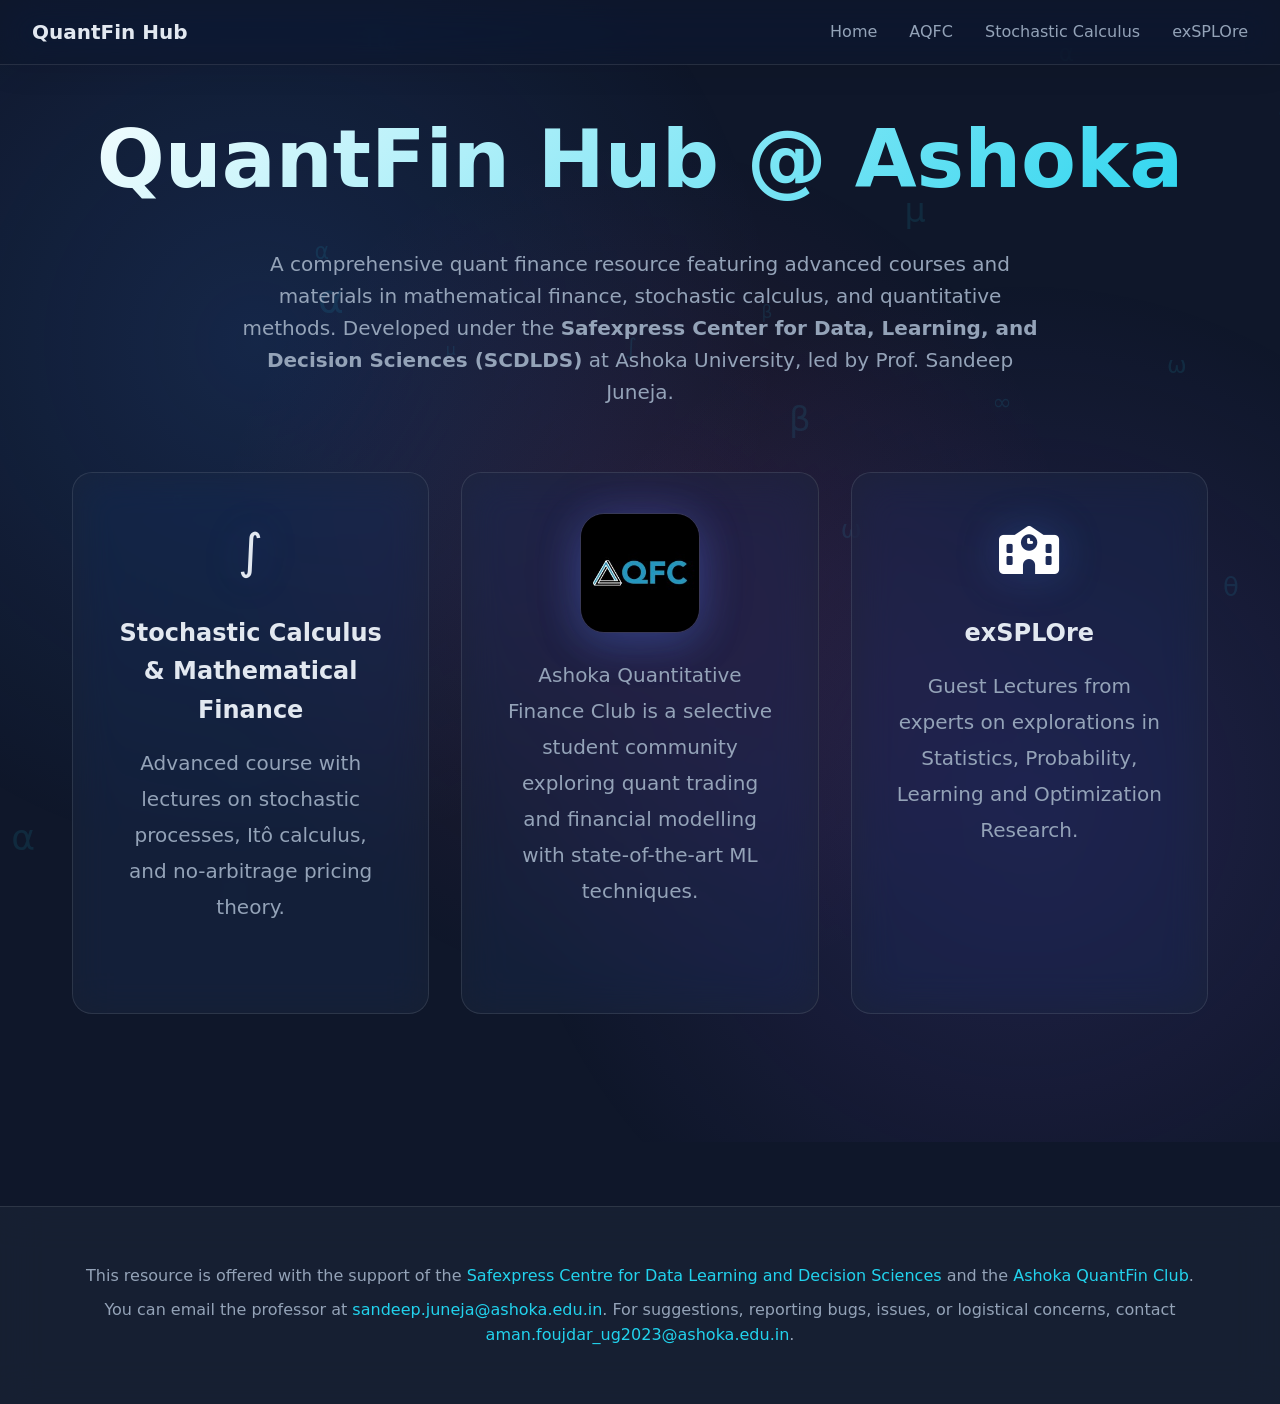
<file: index.html>
<!DOCTYPE html>
<html lang="en">
<head>
    <meta charset="UTF-8">
    <meta name="viewport" content="width=device-width, initial-scale=1.0">
    <title>QuantFin Hub</title>
    <link rel="icon" type="image/jpeg" href="images/aqfc_logo.png">
    <link rel="stylesheet" href="css/style.css">
    <link rel="stylesheet" href="https://cdnjs.cloudflare.com/ajax/libs/font-awesome/6.5.1/css/all.min.css"
        integrity="sha512-DTOQO9RWCH3ppGqcWaEA1BIZOC6xxalwEsw9c2QQeAIftl+Vegovlnee1c9QX4TctnWMn13TZye+giMm8e2LwA=="
        crossorigin="anonymous" referrerpolicy="no-referrer"/>
</head>
<body>
    <nav>
        <div class="nav-content">
            <a class="logo" href="index.html">QuantFin Hub</a>
            <button class="nav-toggle" aria-label="Toggle navigation" aria-expanded="false" aria-controls="primary-nav">
                <i class="fa-solid fa-bars"></i>
            </button>
            <ul class="nav-links" id="primary-nav">
                <li><a href="index.html">Home</a></li>
                <li><a href="aqfc.html">AQFC</a></li>
                <li><a href="stochastic.html">Stochastic Calculus</a></li>
                <li><a href="explore.html">exSPLOre</a></li>
            </ul>
        </div>
    </nav>

    <div class="hero">
        <div class="hero-content">
            <h1>QuantFin Hub @ Ashoka</h1>
            <p>
                A comprehensive quant finance resource featuring advanced courses and materials in mathematical finance,
                stochastic calculus, and quantitative methods. Developed under the
                <b>Safexpress Center for Data, Learning, and Decision Sciences (SCDLDS)</b> at Ashoka University,
                led by Prof. Sandeep Juneja.
            </p>

            <div class="card-grid">

                <a class="card" href="stochastic.html">
                    <span class="card-icon">∫</span>
                    <h3>Stochastic Calculus & Mathematical Finance</h3>
                    <p>Advanced course with lectures on stochastic processes, Itô calculus, and no-arbitrage pricing theory.</p>
                </a>

                <a class="card" href="aqfc.html">
                    <img src="images/aqfc_logo.png" alt="AQFC Logo" class="aqfc-logo">
                    <p>Ashoka Quantitative Finance Club is a selective student community exploring quant trading and financial modelling with state-of-the-art ML techniques.</p>
                </a>

                <a class="card" href="explore.html">
                    <span class="card-icon"><i class="fa-solid fa-school" style="color:#ffffff;"></i></span>
                    <h3>exSPLOre</h3>
                    <p>Guest Lectures from experts on explorations in Statistics, Probability, Learning and Optimization Research.</p>
                </a>
            </div>
        </div>
    </div>

    <footer>
        <p>This resource is offered with the support of the <a href="https://www.ashoka.edu.in/page/centre-for-data-learning-and-decision-sciences-cdlds/">Safexpress Centre for Data Learning and Decision Sciences</a> and the <a href="aqfc.html">Ashoka QuantFin Club</a>.</p>
        <p>You can email the professor at <a href="mailto:sandeep.juneja@ashoka.edu.in">sandeep.juneja@ashoka.edu.in</a>. For suggestions, reporting bugs, issues, or logistical concerns, contact <a href="mailto:aman.foujdar_ug2023@ashoka.edu.in">aman.foujdar_ug2023@ashoka.edu.in</a>.</p>
    </footer>

    <script src="js/nav.js"></script>
</body>
</html>
</file>
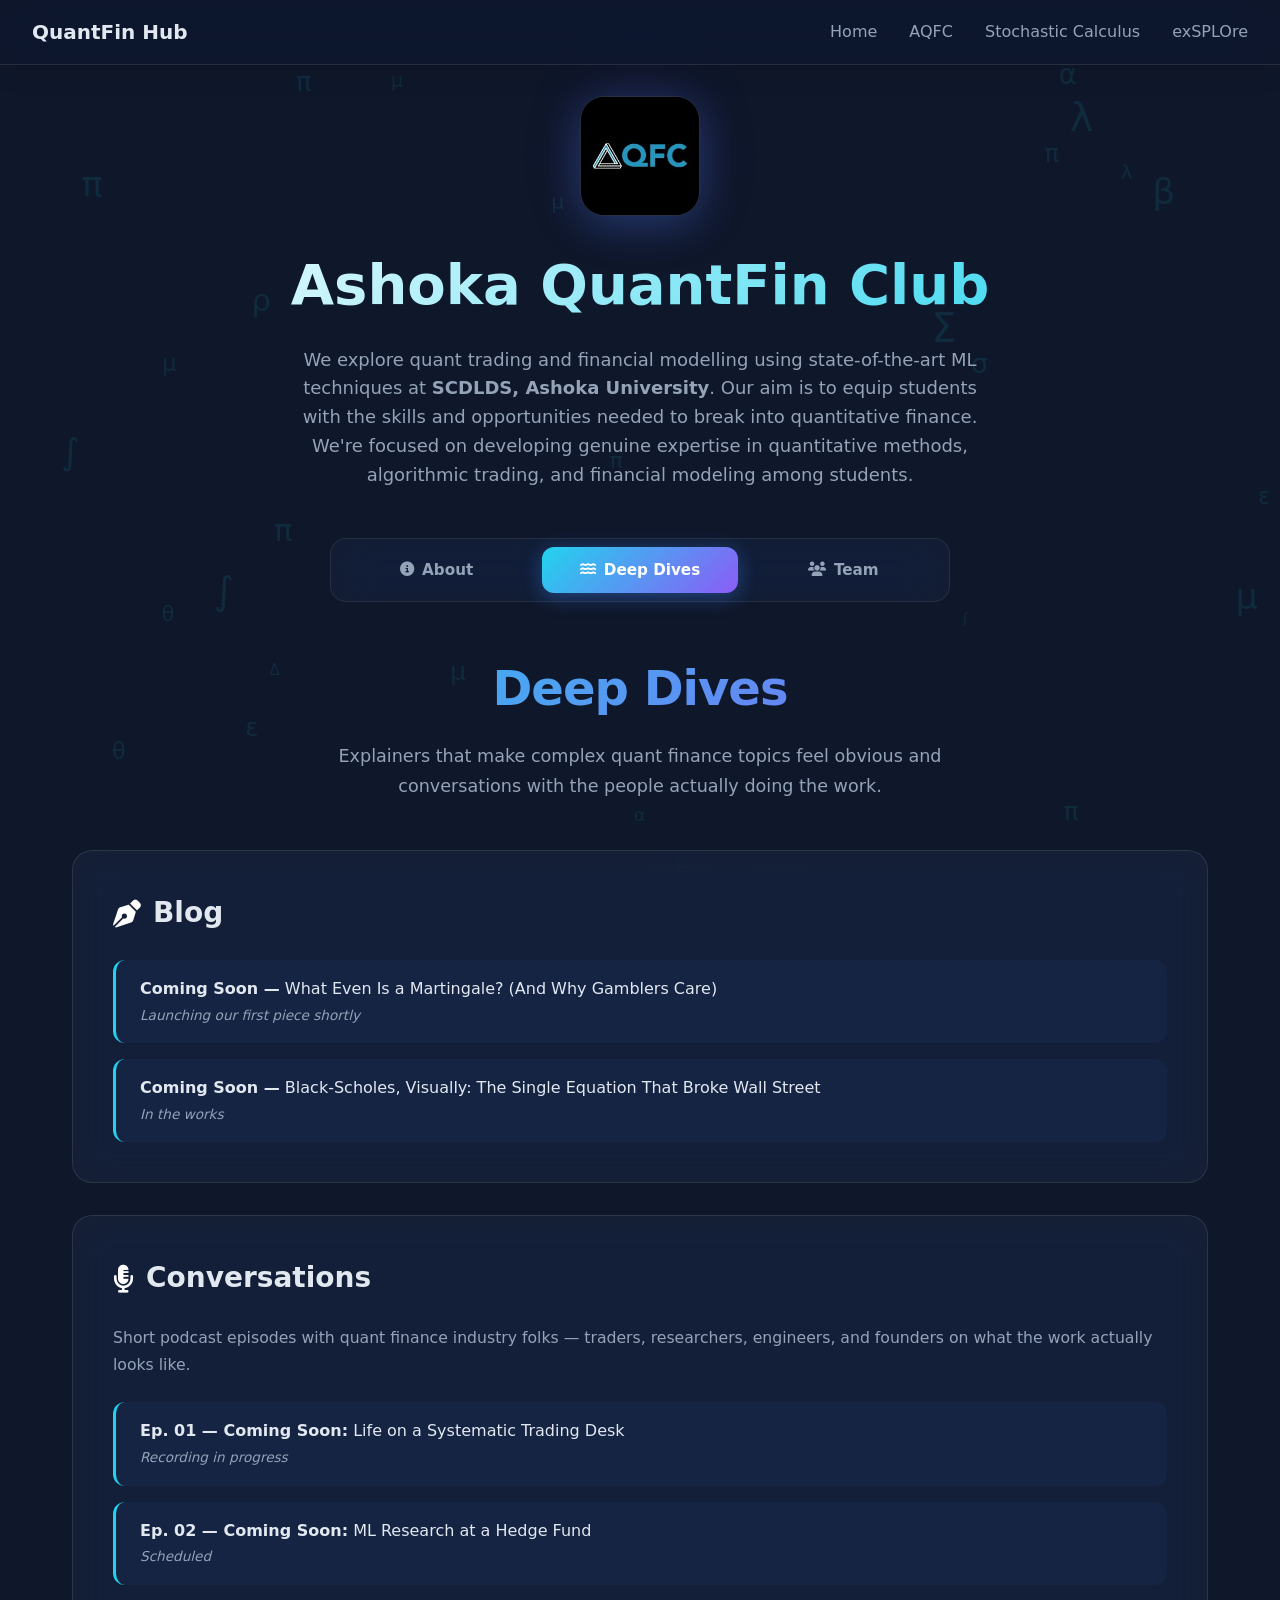
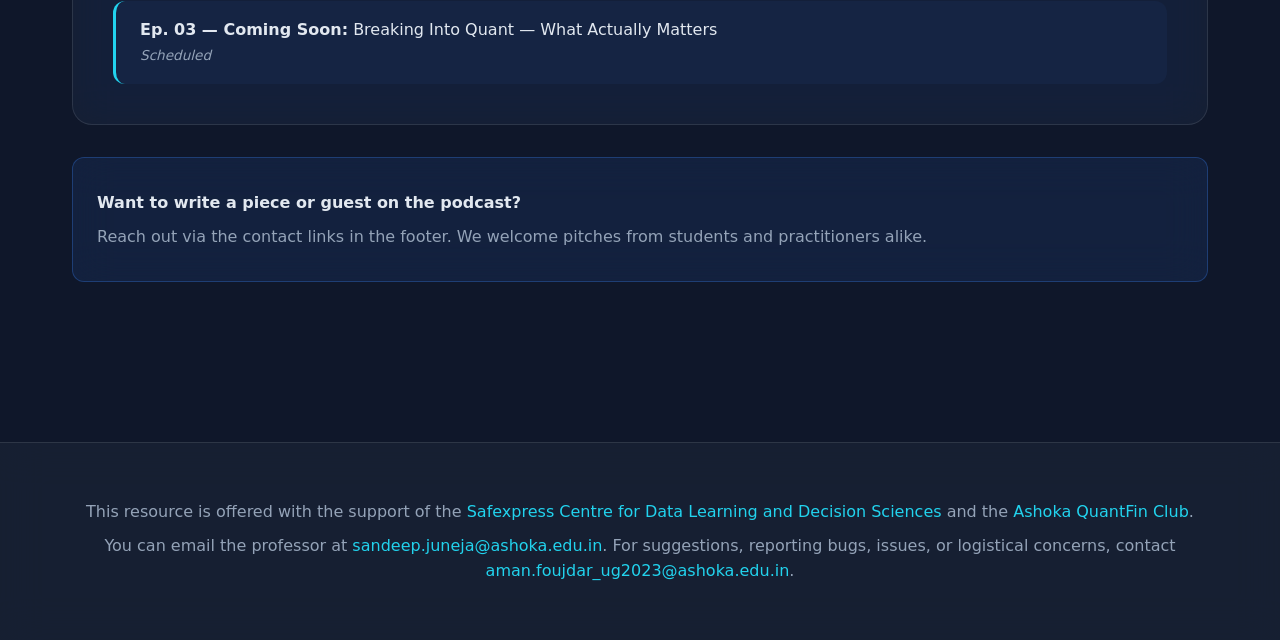
<file: aqfc.html>
<!DOCTYPE html>
<html lang="en">
<head>
    <meta charset="UTF-8">
    <meta name="viewport" content="width=device-width, initial-scale=1.0">
    <title>AQFC – QuantFin Hub</title>
    <link rel="icon" type="image/jpeg" href="images/aqfc_logo.png">
    <link rel="stylesheet" href="css/style.css">
    <link rel="stylesheet" href="https://cdnjs.cloudflare.com/ajax/libs/font-awesome/6.5.1/css/all.min.css"
        integrity="sha512-DTOQO9RWCH3ppGqcWaEA1BIZOC6xxalwEsw9c2QQeAIftl+Vegovlnee1c9QX4TctnWMn13TZye+giMm8e2LwA=="
        crossorigin="anonymous" referrerpolicy="no-referrer"/>
</head>
<body>
    <nav>
        <div class="nav-content">
            <a class="logo" href="index.html">QuantFin Hub</a>
            <button class="nav-toggle" aria-label="Toggle navigation" aria-expanded="false" aria-controls="primary-nav">
                <i class="fa-solid fa-bars"></i>
            </button>
            <ul class="nav-links" id="primary-nav">
                <li><a href="index.html">Home</a></li>
                <li><a href="aqfc.html">AQFC</a></li>
                <li><a href="stochastic.html">Stochastic Calculus</a></li>
                <li><a href="explore.html">exSPLOre</a></li>
            </ul>
        </div>
    </nav>

    <div class="content-page">

        <!-- PAGE HEADER WITH LOGO -->
        <div class="page-header aqfc-header">
            <img src="images/aqfc_logo.png" alt="AQFC Logo" class="aqfc-logo">
            <h1>Ashoka QuantFin Club</h1>
            <p>
                We explore quant trading and financial modelling using state-of-the-art ML techniques at
                <b>SCDLDS, Ashoka University</b>. Our aim is to equip students with the skills and opportunities
                needed to break into quantitative finance. We're focused on developing genuine expertise in quantitative
                methods, algorithmic trading, and financial modeling among students.
            </p>
        </div>

        <!-- SUB-NAVIGATION TABS -->
        <div class="sub-nav">
            <button class="sub-nav-btn" onclick="showSubPage('aqfc-about', this)">
                <i class="fa-solid fa-circle-info"></i> About
            </button>
            <button class="sub-nav-btn active" onclick="showSubPage('aqfc-deepdives', this)">
                <i class="fa-solid fa-water"></i> Deep Dives
            </button>
            <button class="sub-nav-btn" onclick="showSubPage('aqfc-team', this)">
                <i class="fa-solid fa-users"></i> Team
            </button>
        </div>

        <!-- SUB-PAGE: ABOUT -->
        <div id="aqfc-about" class="sub-page">
            <div class="two-col">
                <div class="section">
                    <h2><i class="fa-solid fa-bullseye" style="color:#ffffff;"></i>What We Do</h2>
                    <ul>
                        <li>Explore quant trading strategies, backtesting, and execution</li>
                        <li>Reading groups on seminal papers in quant finance & ML</li>
                        <li>Workshops on programming, statistics, and market microstructure</li>
                        <li>Host practitioners from leading quant firms</li>
                    </ul>
                </div>

                <div class="section">
                    <h2><i class="fa-solid fa-compass" style="color:#ffffff;"></i>Focus Areas</h2>
                    <ul>
                        <li>Statistical arbitrage, market-making, and execution algorithms</li>
                        <li>Machine learning for financial time series and alpha research</li>
                        <li>Portfolio optimization and risk management</li>
                        <li>Reinforcement learning in trading and market dynamics</li>
                    </ul>
                </div>
            </div>

            <div class="info-box">
                <p><strong>Home:</strong> Safexpress Centre for Data, Learning and Decision Sciences (SCDLDS), Ashoka University</p>
                <p><strong>Open to:</strong> Ashoka students with strong quantitative backgrounds and genuine interest in the field</p>
                <p><strong>Get involved:</strong> Reach out via <a href="https://www.linkedin.com/company/quantfin-ashoka/" target="_blank">LinkedIn</a> or contacts in the footer to learn about ongoing projects</p>
            </div>
        </div>

        <!-- SUB-PAGE: DEEP DIVES -->
        <div id="aqfc-deepdives" class="sub-page active">
            <div class="deepdives-intro">
                <h2 class="deepdives-title">Deep Dives</h2>
                <p class="deepdives-subtitle">
                    Explainers that make complex quant finance topics feel obvious and conversations with the people actually doing the work.
                </p>
            </div>

            <div class="section">
                <h2><i class="fa-solid fa-pen-nib" style="color:#ffffff;"></i>Blog</h2>
                <ul>
                    <li>
                        <a>
                            <strong>Coming Soon &mdash;</strong> What Even Is a Martingale? (And Why Gamblers Care)
                            <br><span class="entry-meta">Launching our first piece shortly</span>
                        </a>
                    </li>
                    <li>
                        <a>
                            <strong>Coming Soon &mdash;</strong> Black-Scholes, Visually: The Single Equation That Broke Wall Street
                            <br><span class="entry-meta">In the works</span>
                        </a>
                    </li>
                </ul>
            </div>

            <div class="section">
                <h2><i class="fa-solid fa-microphone-lines" style="color:#ffffff;"></i>Conversations</h2>
                <p class="section-sub">
                    Short podcast episodes with quant finance industry folks &mdash;
                    traders, researchers, engineers, and founders on what the work actually looks like.
                </p>
                <ul>
                    <li>
                        <a>
                            <strong>Ep. 01 &mdash; Coming Soon:</strong> Life on a Systematic Trading Desk
                            <br><span class="entry-meta">Recording in progress</span>
                        </a>
                    </li>
                    <li>
                        <a>
                            <strong>Ep. 02 &mdash; Coming Soon:</strong> ML Research at a Hedge Fund
                            <br><span class="entry-meta">Scheduled</span>
                        </a>
                    </li>
                    <li>
                        <a>
                            <strong>Ep. 03 &mdash; Coming Soon:</strong> Breaking Into Quant &mdash; What Actually Matters
                            <br><span class="entry-meta">Scheduled</span>
                        </a>
                    </li>
                </ul>
            </div>

            <div class="info-box">
                <p><strong>Want to write a piece or guest on the podcast?</strong></p>
                <p>Reach out via the contact links in the footer. We welcome pitches from students and practitioners alike.</p>
            </div>
        </div>

        <!-- SUB-PAGE: TEAM -->
        <div id="aqfc-team" class="sub-page">

            <h2 class="team-section-heading">Faculty Advisors</h2>
            <div class="team-grid">

                <a href="https://www.linkedin.com/in/rahul-mehta-73a1a5/" target="_blank" rel="noopener noreferrer" class="team-member">
                    <img src="images/rahul_mehta.webp" alt="Prof. Rahul Mehta" class="team-photo">
                    <h3 class="team-name">Prof. Rahul Mehta</h3>
                    <p class="team-role">Faculty, Ashoka University</p>
                </a>
                
                <a href="https://www.linkedin.com/in/sandeep-juneja-937b44b/" target="_blank" rel="noopener noreferrer" class="team-member">
                    <img src="images/sandeep_juneja.jpg" alt="Prof. Sandeep Juneja" class="team-photo">
                    <h3 class="team-name">Prof. Sandeep Juneja</h3>
                    <p class="team-role">Faculty, Ashoka University</p>
                </a>
            </div>

            <!-- President -->
            <h2 class="team-section-heading">President</h2>
            <div class="team-grid team-grid-single">
                <a href="https://www.linkedin.com/in/amanfoujdar/" target="_blank" rel="noopener noreferrer" class="team-member">
                    <img src="images/aman_foujdar.JPG" alt="Aman Foujdar" class="team-photo">
                    <h3 class="team-name">Aman Foujdar</h3>
                    <p class="team-role">Student, Ashoka University</p>
                </a>
            </div>


            <br>

            <div class="section team-outro">
                <h2><i class="fa-solid fa-user-plus" style="color:#ffffff;"></i>Members</h2>
                <p class="section-sub" style="margin-bottom:0;">
                    The full roster of student researchers, traders and members at the club will be visible here soon. 
                </p>
            </div>
        </div>

    </div>

    <footer>
        <p>This resource is offered with the support of the <a href="https://www.ashoka.edu.in/page/centre-for-data-learning-and-decision-sciences-cdlds/">Safexpress Centre for Data Learning and Decision Sciences</a> and the <a href="aqfc.html">Ashoka QuantFin Club</a>.</p>
        <p>You can email the professor at <a href="mailto:sandeep.juneja@ashoka.edu.in">sandeep.juneja@ashoka.edu.in</a>. For suggestions, reporting bugs, issues, or logistical concerns, contact <a href="mailto:aman.foujdar_ug2023@ashoka.edu.in">aman.foujdar_ug2023@ashoka.edu.in</a>.</p>
    </footer>

    <script src="js/nav.js"></script>
    <script src="js/aqfc.js"></script>
</body>
</html>
</file>
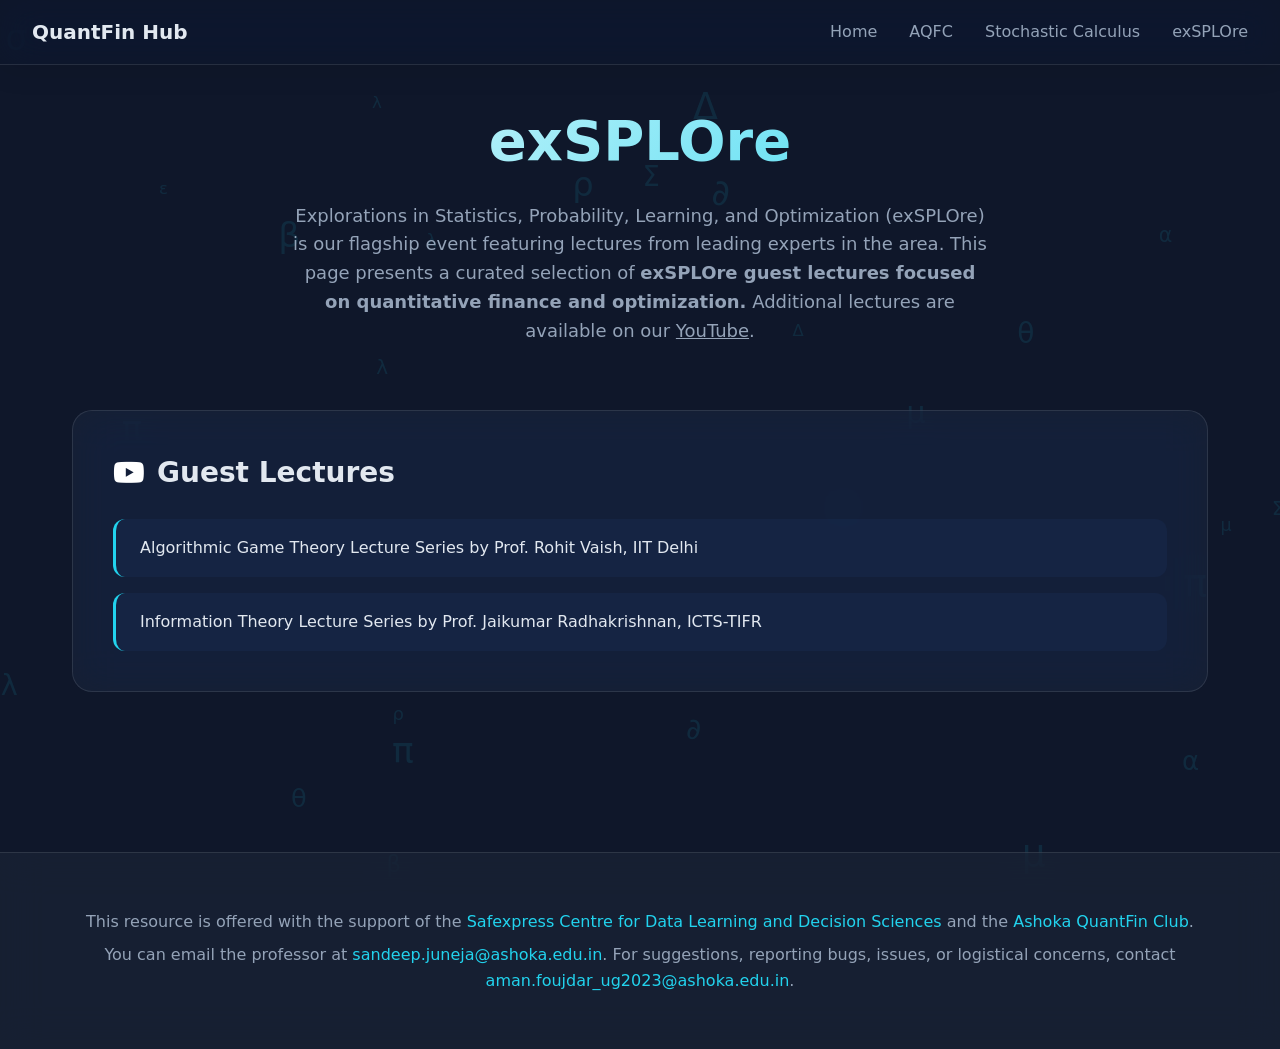
<file: explore.html>
<!DOCTYPE html>
<html lang="en">
<head>
    <meta charset="UTF-8">
    <meta name="viewport" content="width=device-width, initial-scale=1.0">
    <title>exSPLOre – QuantFin Hub</title>
    <link rel="icon" type="image/jpeg" href="images/aqfc_logo.png">
    <link rel="stylesheet" href="css/style.css">
    <link rel="stylesheet" href="https://cdnjs.cloudflare.com/ajax/libs/font-awesome/6.5.1/css/all.min.css"
        integrity="sha512-DTOQO9RWCH3ppGqcWaEA1BIZOC6xxalwEsw9c2QQeAIftl+Vegovlnee1c9QX4TctnWMn13TZye+giMm8e2LwA=="
        crossorigin="anonymous" referrerpolicy="no-referrer"/>
</head>
<body>
    <nav>
        <div class="nav-content">
            <a class="logo" href="index.html">QuantFin Hub</a>
            <button class="nav-toggle" aria-label="Toggle navigation" aria-expanded="false" aria-controls="primary-nav">
                <i class="fa-solid fa-bars"></i>
            </button>
            <ul class="nav-links" id="primary-nav">
                <li><a href="index.html">Home</a></li>
                <li><a href="aqfc.html">AQFC</a></li>
                <li><a href="stochastic.html">Stochastic Calculus</a></li>
                <li><a href="explore.html">exSPLOre</a></li>
            </ul>
        </div>
    </nav>

    <div class="content-page">
        <div class="page-header">
            <h1>exSPLOre</h1>
            <p>
                Explorations in Statistics, Probability, Learning, and Optimization (exSPLOre) is our flagship event
                featuring lectures from leading experts in the area. This page presents a curated selection of
                <b>exSPLOre guest lectures focused on quantitative finance and optimization.</b>
                Additional lectures are available on our
                <a href="https://www.youtube.com/@scdlds_ashoka/" class="plain-link">YouTube</a>.
            </p>
        </div>

        <div class="section">
            <h2><i class="fa-brands fa-youtube" style="color:#ffffff;"></i>Guest Lectures</h2>
            <ul>
                <li><a href="https://www.youtube.com/watch?v=hSPeptiNZIU" target="_blank">Algorithmic Game Theory Lecture Series by Prof. Rohit Vaish, IIT Delhi</a></li>
                <li><a href="https://www.youtube.com/watch?v=VhH9y9ExyFA" target="_blank">Information Theory Lecture Series by Prof. Jaikumar Radhakrishnan, ICTS-TIFR</a></li>
            </ul>
        </div>
    </div>

    <footer>
        <p>This resource is offered with the support of the <a href="https://www.ashoka.edu.in/page/centre-for-data-learning-and-decision-sciences-cdlds/">Safexpress Centre for Data Learning and Decision Sciences</a> and the <a href="aqfc.html">Ashoka QuantFin Club</a>.</p>
        <p>You can email the professor at <a href="mailto:sandeep.juneja@ashoka.edu.in">sandeep.juneja@ashoka.edu.in</a>. For suggestions, reporting bugs, issues, or logistical concerns, contact <a href="mailto:aman.foujdar_ug2023@ashoka.edu.in">aman.foujdar_ug2023@ashoka.edu.in</a>.</p>
    </footer>

    <script src="js/nav.js"></script>
</body>
</html>
</file>
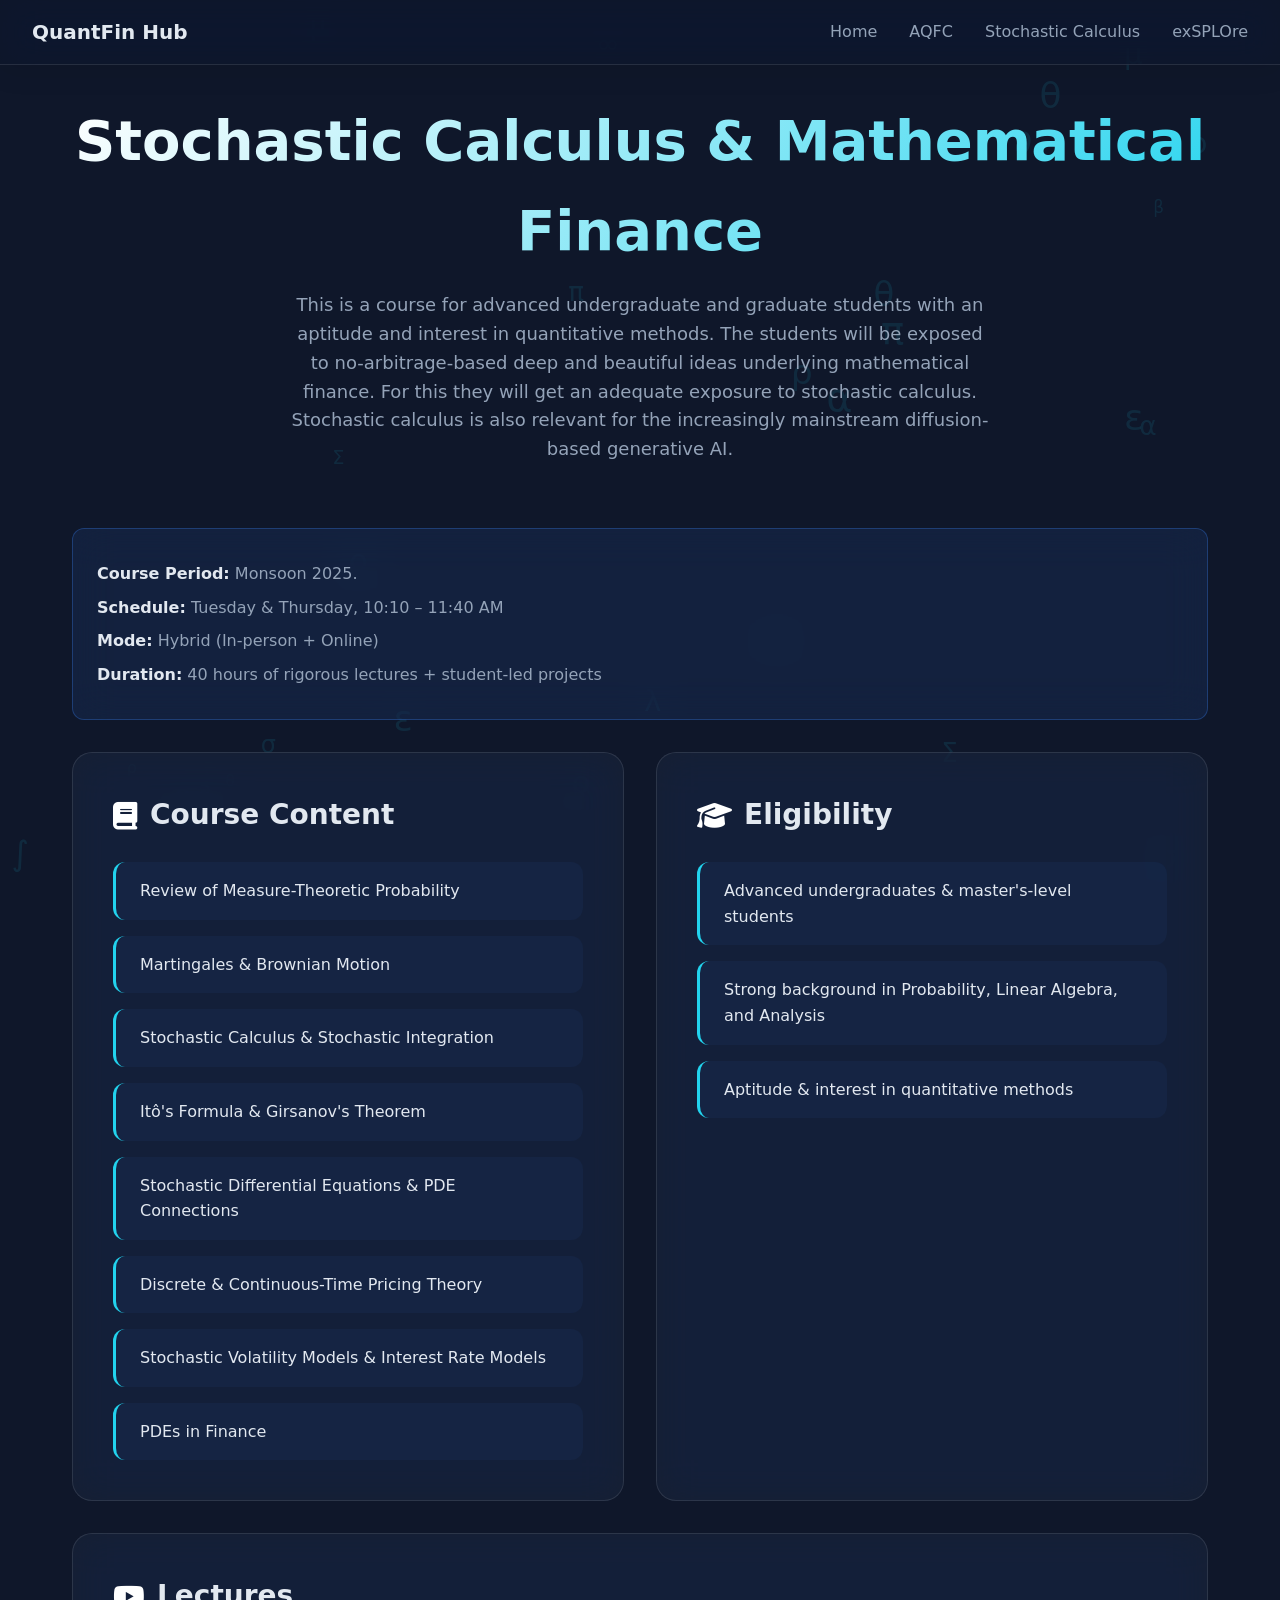
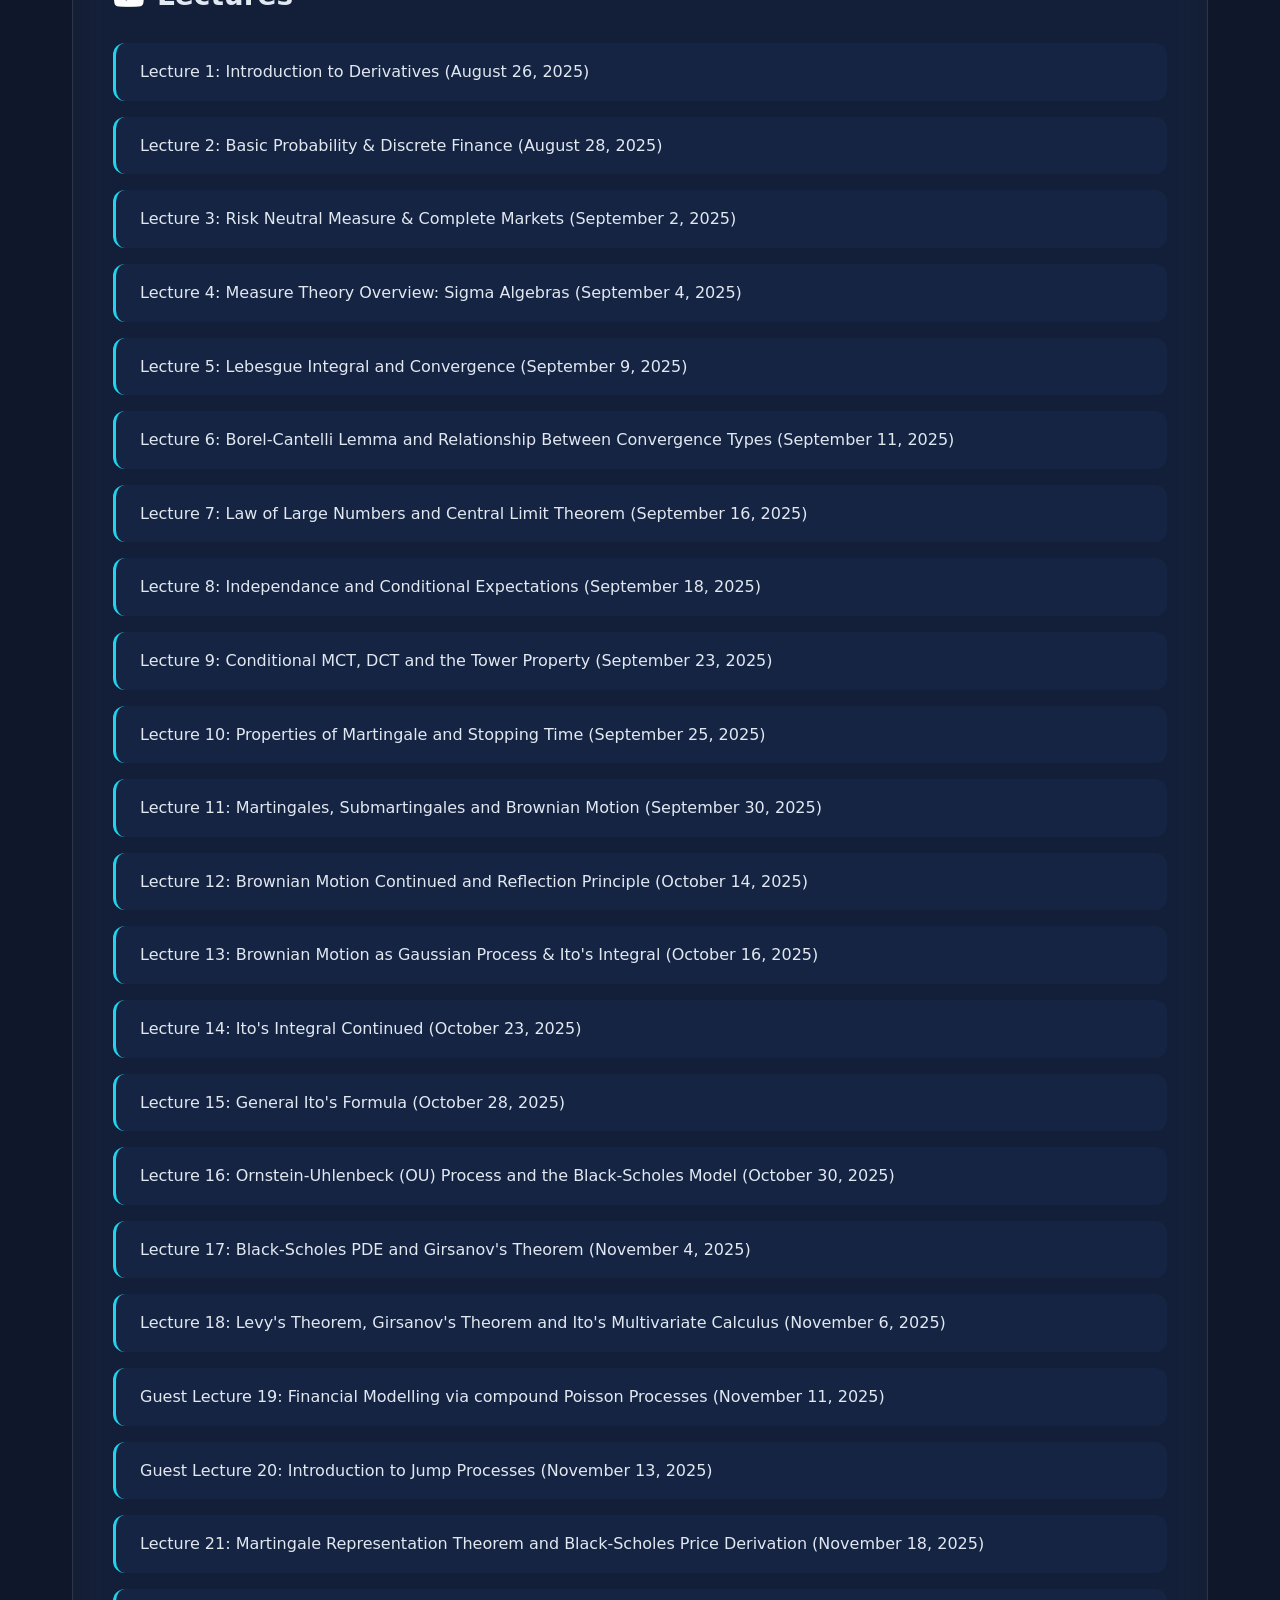
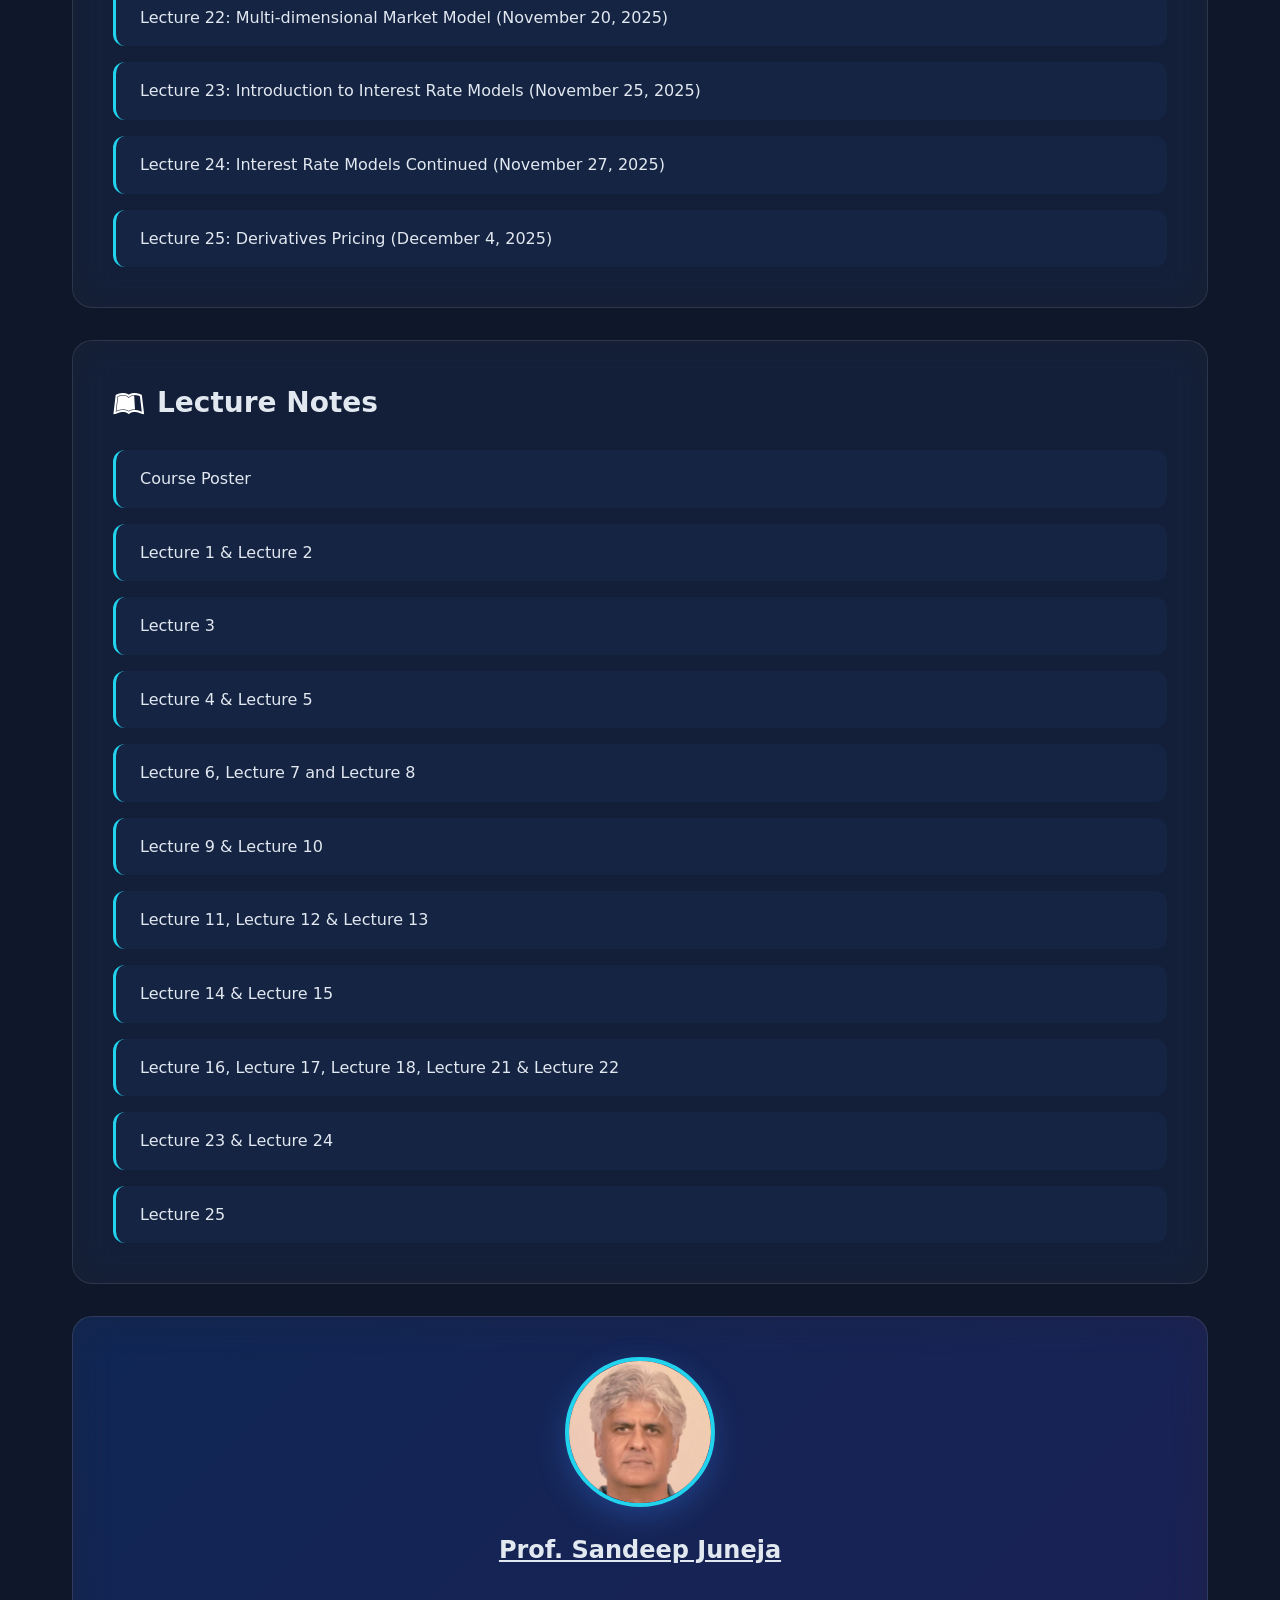
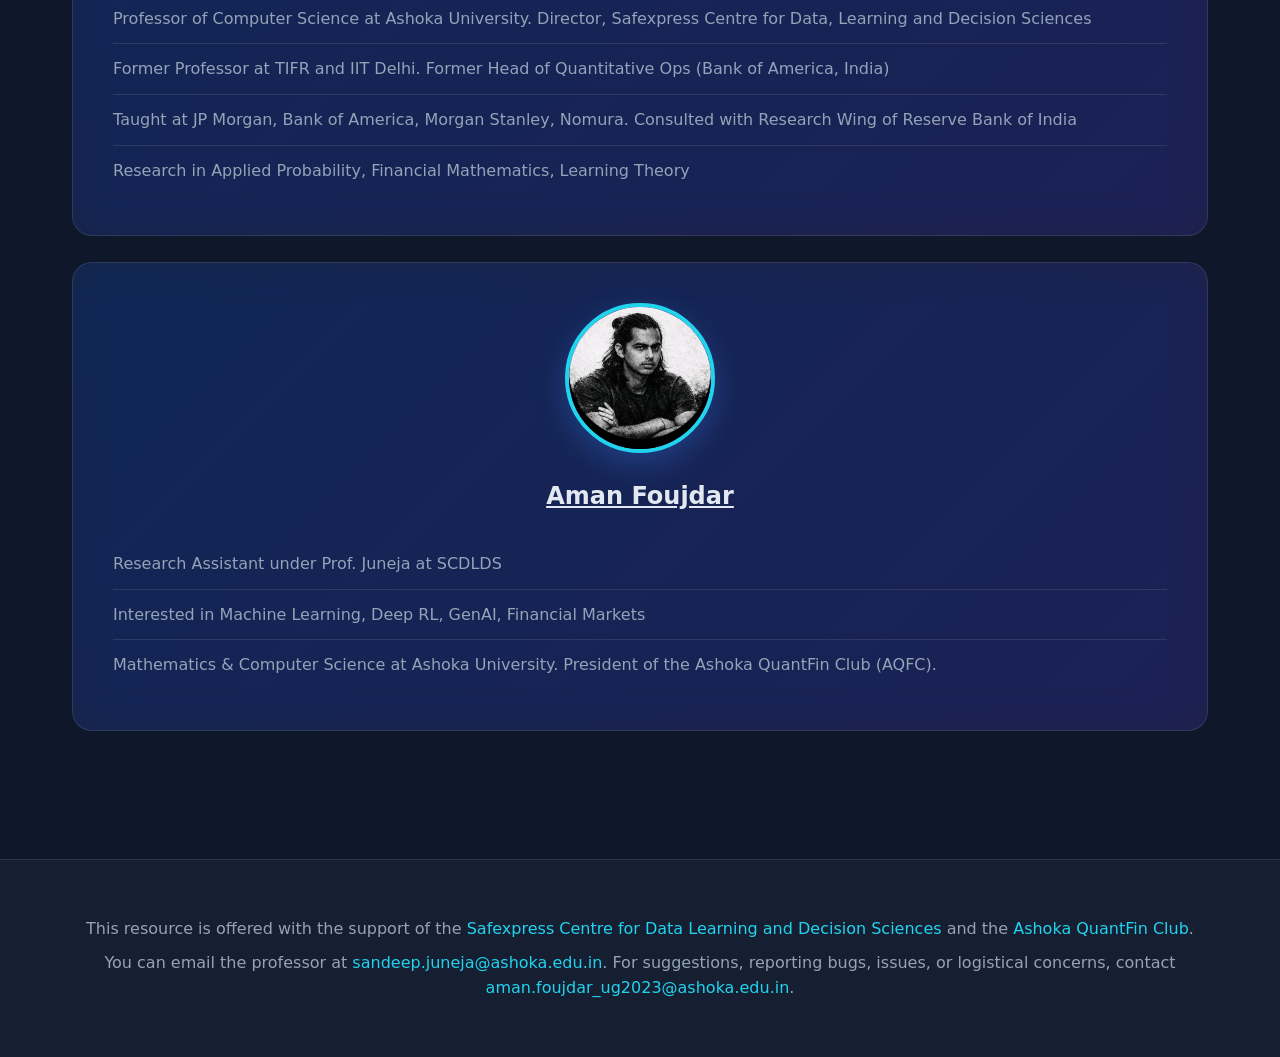
<file: stochastic.html>
<!DOCTYPE html>
<html lang="en">
<head>
    <meta charset="UTF-8">
    <meta name="viewport" content="width=device-width, initial-scale=1.0">
    <title>Stochastic Calculus – QuantFin Hub</title>
    <link rel="icon" type="image/jpeg" href="images/aqfc_logo.png">
    <link rel="stylesheet" href="css/style.css">
    <link rel="stylesheet" href="https://cdnjs.cloudflare.com/ajax/libs/font-awesome/6.5.1/css/all.min.css"
        integrity="sha512-DTOQO9RWCH3ppGqcWaEA1BIZOC6xxalwEsw9c2QQeAIftl+Vegovlnee1c9QX4TctnWMn13TZye+giMm8e2LwA=="
        crossorigin="anonymous" referrerpolicy="no-referrer"/>
</head>
<body>
    <nav>
        <div class="nav-content">
            <a class="logo" href="index.html">QuantFin Hub</a>
            <button class="nav-toggle" aria-label="Toggle navigation" aria-expanded="false" aria-controls="primary-nav">
                <i class="fa-solid fa-bars"></i>
            </button>
            <ul class="nav-links" id="primary-nav">
                <li><a href="index.html">Home</a></li>
                <li><a href="aqfc.html">AQFC</a></li>
                <li><a href="stochastic.html">Stochastic Calculus</a></li>
                <li><a href="explore.html">exSPLOre</a></li>
            </ul>
        </div>
    </nav>

    <div class="content-page">
        <div class="page-header">
            <h1>Stochastic Calculus & Mathematical Finance</h1>
            <p>This is a course for advanced undergraduate and graduate students with an aptitude and interest in quantitative methods. The students will be exposed to no-arbitrage-based deep and beautiful ideas underlying mathematical finance. For this they will get an adequate exposure to stochastic calculus. Stochastic calculus is also relevant for the increasingly mainstream diffusion-based generative AI.</p>
        </div>

        <div class="info-box">
            <p><strong>Course Period:</strong> Monsoon 2025.</p>
            <p><strong>Schedule:</strong> Tuesday &amp; Thursday, 10:10 – 11:40 AM</p>
            <p><strong>Mode:</strong> Hybrid (In-person + Online)</p>
            <p><strong>Duration:</strong> 40 hours of rigorous lectures + student-led projects</p>
        </div>

        <div class="two-col">
            <div class="section">
                <h2><i class="fa-solid fa-book" style="color:#ffffff;"></i>Course Content</h2>
                <ul>
                    <li>Review of Measure-Theoretic Probability</li>
                    <li>Martingales &amp; Brownian Motion</li>
                    <li>Stochastic Calculus &amp; Stochastic Integration</li>
                    <li>Itô's Formula &amp; Girsanov's Theorem</li>
                    <li>Stochastic Differential Equations &amp; PDE Connections</li>
                    <li>Discrete &amp; Continuous-Time Pricing Theory</li>
                    <li>Stochastic Volatility Models &amp; Interest Rate Models</li>
                    <li>PDEs in Finance</li>
                </ul>
            </div>

            <div class="section">
                <h2><i class="fa-solid fa-graduation-cap" style="color:#ffffff;"></i>Eligibility</h2>
                <ul>
                    <li>Advanced undergraduates &amp; master's-level students</li>
                    <li>Strong background in Probability, Linear Algebra, and Analysis</li>
                    <li>Aptitude &amp; interest in quantitative methods</li>
                </ul>
            </div>
        </div>

        <div class="section">
            <h2><i class="fa-brands fa-youtube" style="color:#ffffff;"></i>Lectures</h2>
            <ul>
                <li><a href="https://www.youtube.com/watch?v=v68Fx5lsqAs" target="_blank">Lecture 1: Introduction to Derivatives (August 26, 2025)</a></li>
                <li><a href="https://www.youtube.com/live/Zme5scN6kF4?feature=shared" target="_blank">Lecture 2: Basic Probability &amp; Discrete Finance (August 28, 2025)</a></li>
                <li><a href="https://www.youtube.com/live/LUKuUPhQwW4?feature=shared" target="_blank">Lecture 3: Risk Neutral Measure &amp; Complete Markets (September 2, 2025)</a></li>
                <li><a href="https://www.youtube.com/watch?v=KC-HZLO7ikM" target="_blank">Lecture 4: Measure Theory Overview: Sigma Algebras (September 4, 2025)</a></li>
                <li><a href="https://www.youtube.com/watch?v=FKkJKFXd7sY" target="_blank">Lecture 5: Lebesgue Integral and Convergence (September 9, 2025)</a></li>
                <li><a href="https://www.youtube.com/watch?v=d13G20q3eDM" target="_blank">Lecture 6: Borel-Cantelli Lemma and Relationship Between Convergence Types (September 11, 2025)</a></li>
                <li><a href="https://www.youtube.com/watch?v=jnVLLNjT-Fg" target="_blank">Lecture 7: Law of Large Numbers and Central Limit Theorem (September 16, 2025)</a></li>
                <li><a href="https://www.youtube.com/watch?v=0bimM7MihXo" target="_blank">Lecture 8: Independance and Conditional Expectations (September 18, 2025)</a></li>
                <li><a href="https://www.youtube.com/watch?v=STHBlgmWX5E" target="_blank">Lecture 9: Conditional MCT, DCT and the Tower Property (September 23, 2025)</a></li>
                <li><a href="https://www.youtube.com/watch?v=dh6hE3F02BI" target="_blank">Lecture 10: Properties of Martingale and Stopping Time (September 25, 2025)</a></li>
                <li><a href="https://www.youtube.com/watch?v=rpoEXbgvRhE" target="_blank">Lecture 11: Martingales, Submartingales and Brownian Motion (September 30, 2025)</a></li>
                <li><a href="https://www.youtube.com/watch?v=011R524Gu9o" target="_blank">Lecture 12: Brownian Motion Continued and Reflection Principle (October 14, 2025)</a></li>
                <li><a href="https://www.youtube.com/watch?v=c_SiF1jXSaQ" target="_blank">Lecture 13: Brownian Motion as Gaussian Process &amp; Ito's Integral (October 16, 2025)</a></li>
                <li><a href="https://www.youtube.com/watch?v=O7aSRJ4vqz4" target="_blank">Lecture 14: Ito's Integral Continued (October 23, 2025)</a></li>
                <li><a href="https://www.youtube.com/watch?v=xHjlcf_mZ5c" target="_blank">Lecture 15: General Ito's Formula (October 28, 2025)</a></li>
                <li><a href="https://www.youtube.com/watch?v=tvOeIWYWZKo" target="_blank">Lecture 16: Ornstein-Uhlenbeck (OU) Process and the Black-Scholes Model (October 30, 2025)</a></li>
                <li><a href="https://www.youtube.com/watch?v=S2kgnChPlFY" target="_blank">Lecture 17: Black-Scholes PDE and Girsanov's Theorem (November 4, 2025)</a></li>
                <li><a href="https://www.youtube.com/watch?v=dmtF9g4snOk" target="_blank">Lecture 18: Levy's Theorem, Girsanov's Theorem and Ito's Multivariate Calculus (November 6, 2025)</a></li>
                <li><a href="https://www.youtube.com/watch?v=OYz6Oa1CwrM" target="_blank">Guest Lecture 19: Financial Modelling via compound Poisson Processes (November 11, 2025)</a></li>
                <li><a href="https://www.youtube.com/watch?v=yWVjQWvdZVk" target="_blank">Guest Lecture 20: Introduction to Jump Processes (November 13, 2025)</a></li>
                <li><a href="https://www.youtube.com/watch?v=sRrq8KH5fiw" target="_blank">Lecture 21: Martingale Representation Theorem and Black-Scholes Price Derivation (November 18, 2025)</a></li>
                <li><a href="https://www.youtube.com/watch?v=oFi1lRxfQeI" target="_blank">Lecture 22: Multi-dimensional Market Model (November 20, 2025)</a></li>
                <li><a href="https://www.youtube.com/watch?v=PL2nFrmFZws" target="_blank">Lecture 23: Introduction to Interest Rate Models (November 25, 2025)</a></li>
                <li><a href="https://www.youtube.com/watch?v=gsjkLN7F9o4" target="_blank">Lecture 24: Interest Rate Models Continued (November 27, 2025)</a></li>
                <li><a href="https://www.youtube.com/watch?v=kh6OgpqTtlE" target="_blank">Lecture 25: Derivatives Pricing (December 4, 2025)</a></li>
            </ul>
        </div>

        <div class="section">
            <h2><i class="fa-brands fa-leanpub" style="color:#ffffff;"></i>Lecture Notes</h2>
            <ul>
                <li><a href="notes/poster.jpeg" target="_blank">Course Poster</a></li>
                <li><a href="notes/Lecture 1.pdf" target="_blank">Lecture 1 &amp; Lecture 2</a></li>
                <li><a href="notes/Lecture 3.pdf" target="_blank">Lecture 3</a></li>
                <li><a href="notes/lecture 4-5.pdf" target="_blank">Lecture 4 &amp; Lecture 5</a></li>
                <li><a href="notes/lecture6.pdf" target="_blank">Lecture 6, Lecture 7 and Lecture 8</a></li>
                <li><a href="notes/lecture8.pdf" target="_blank">Lecture 9 &amp; Lecture 10</a></li>
                <li><a href="notes/brownian_motion.pdf" target="_blank">Lecture 11, Lecture 12 &amp; Lecture 13</a></li>
                <li><a href="notes/ito integral.pdf" target="_blank">Lecture 14 &amp; Lecture 15</a></li>
                <li><a href="notes/Back to finance.pdf" target="_blank">Lecture 16, Lecture 17, Lecture 18, Lecture 21 &amp; Lecture 22</a></li>
                <li><a href="notes/interest_rate_model (3).pdf" target="_blank">Lecture 23 &amp; Lecture 24</a></li>
                <li><a href="notes/interest_rate_derivatives_partially covered.pdf" target="_blank">Lecture 25</a></li>
            </ul>
        </div>

        <div class="instructor-card">
            <img src="images/sandeep_juneja.jpg" alt="Prof. Sandeep Juneja" class="instructor-img">
            <h3>
                <a href="https://www.linkedin.com/in/sandeep-juneja-937b44b/" target="_blank" rel="noopener noreferrer" class="plain-link">
                    Prof. Sandeep Juneja
                </a>
            </h3>
            <ul>
                <li>Professor of Computer Science at Ashoka University. Director, Safexpress Centre for Data, Learning and Decision Sciences</li>
                <li>Former Professor at TIFR and IIT Delhi. Former Head of Quantitative Ops (Bank of America, India)</li>
                <li>Taught at JP Morgan, Bank of America, Morgan Stanley, Nomura. Consulted with Research Wing of Reserve Bank of India</li>
                <li>Research in Applied Probability, Financial Mathematics, Learning Theory</li>
            </ul>
        </div>

        <br>

        <div class="instructor-card">
            <img src="images/aman_foujdar.JPG" alt="Aman Foujdar" class="instructor-img">
            <h3>
                <a href="https://www.linkedin.com/in/amanfoujdar/" target="_blank" rel="noopener noreferrer" class="plain-link">
                    Aman Foujdar
                </a>
            </h3>
            <ul>
                <li>Research Assistant under Prof. Juneja at SCDLDS</li>
                <li>Interested in Machine Learning, Deep RL, GenAI, Financial Markets</li>
                <li>Mathematics &amp; Computer Science at Ashoka University. President of the Ashoka QuantFin Club (AQFC).</li>
            </ul>
        </div>
    </div>

    <footer>
        <p>This resource is offered with the support of the <a href="https://www.ashoka.edu.in/page/centre-for-data-learning-and-decision-sciences-cdlds/">Safexpress Centre for Data Learning and Decision Sciences</a> and the <a href="aqfc.html">Ashoka QuantFin Club</a>.</p>
        <p>You can email the professor at <a href="mailto:sandeep.juneja@ashoka.edu.in">sandeep.juneja@ashoka.edu.in</a>. For suggestions, reporting bugs, issues, or logistical concerns, contact <a href="mailto:aman.foujdar_ug2023@ashoka.edu.in">aman.foujdar_ug2023@ashoka.edu.in</a>.</p>
    </footer>

    <script src="js/nav.js"></script>
</body>
</html>
</file>
<file: css/style.css>
* {
    margin: 0;
    padding: 0;
    box-sizing: border-box;
}

:root {
    --primary: #0f172a;
    --secondary: #1e293b;
    --accent: #22d3ee;
    --accent-hover: #0891b2;
    --text: #e2e8f0;
    --text-dim: #94a3b8;
    --card-bg: rgba(30, 41, 59, 0.6);
    --border: #334155;
}

body {
    font-family: -apple-system, BlinkMacSystemFont, 'Segoe UI', system-ui, sans-serif;
    background: var(--primary);
    color: var(--text);
    line-height: 1.6;
    overflow-x: hidden;
    position: relative;
}

/* Animated Background */
.particle-background {
    position: fixed;
    top: 0;
    left: 0;
    width: 100%;
    height: 100%;
    z-index: 0;
    pointer-events: none;
    overflow: hidden;
}

.particle {
    position: absolute;
    font-size: 20px;
    opacity: 0.1;
    animation: float 20s infinite;
    color: var(--accent);
}

@keyframes float {
    0%, 100% {
        transform: translateY(0) rotate(0deg);
        opacity: 0.05;
    }
    50% {
        transform: translateY(-100px) rotate(180deg);
        opacity: 0.15;
    }
}

@keyframes fadeIn {
    from {
        opacity: 0;
        transform: translateY(10px);
    }
    to {
        opacity: 1;
        transform: translateY(0);
    }
}

@keyframes fadeInUp {
    from {
        opacity: 0;
        transform: translateY(30px);
    }
    to {
        opacity: 1;
        transform: translateY(0);
    }
}

@keyframes shimmer {
    0%, 100% {
        background-position: 0% 50%;
    }
    50% {
        background-position: 100% 50%;
    }
}

@keyframes gradientShift {
    0%, 100% {
        opacity: 1;
        transform: scale(1);
    }
    50% {
        opacity: 0.8;
        transform: scale(1.1);
    }
}

@keyframes gradientMove {
    0% {
        background-position: 0% 0%;
    }
    100% {
        background-position: 200% 0%;
    }
}

/* Navigation - Glassmorphism */
nav {
    position: fixed;
    top: 0;
    left: 0;
    right: 0;
    background: rgba(15, 23, 42, 0.7);
    backdrop-filter: blur(20px) saturate(180%);
    -webkit-backdrop-filter: blur(20px) saturate(180%);
    border-bottom: 1px solid rgba(255, 255, 255, 0.1);
    z-index: 1000;
    padding: 1rem 2rem;
    box-shadow: 0 4px 30px rgba(0, 0, 0, 0.1);
}

.nav-content {
    max-width: 1400px;
    margin: 0 auto;
    display: flex;
    justify-content: space-between;
    align-items: center;
}

.logo {
    font-size: 1.25rem;
    font-weight: 700;
    color: var(--text);
    cursor: pointer;
    transition: all 0.3s;
    position: relative;
    text-decoration: none;
}

.logo::after {
    content: '';
    position: absolute;
    bottom: -4px;
    left: 0;
    width: 0;
    height: 2px;
    background: linear-gradient(90deg, var(--accent), #8b5cf6);
    transition: width 0.3s;
}

.logo:hover::after {
    width: 100%;
}

.logo:hover {
    color: var(--accent);
    transform: translateY(-2px);
}

.nav-links {
    display: flex;
    gap: 2rem;
    list-style: none;
}

.nav-links a {
    color: var(--text-dim);
    text-decoration: none;
    font-weight: 500;
    transition: all 0.3s;
    cursor: pointer;
    position: relative;
    padding: 0.5rem 0;
}

.nav-links a::after {
    content: '';
    position: absolute;
    bottom: 0;
    left: 0;
    width: 0;
    height: 2px;
    background: var(--accent);
    transition: width 0.3s;
}

.nav-links a:hover::after {
    width: 100%;
}

.nav-links a:hover {
    color: var(--accent);
}

/* Home Page Hero */
.hero {
    min-height: 100vh;
    display: flex;
    align-items: center;
    justify-content: center;
    padding: 6rem 2rem 4rem;
    position: relative;
    overflow: hidden;
}

.hero::before {
    content: '';
    position: absolute;
    top: 0;
    left: 0;
    right: 0;
    bottom: 0;
    background:
        radial-gradient(circle at 20% 30%, rgba(59, 130, 246, 0.15), transparent 40%),
        radial-gradient(circle at 80% 70%, rgba(139, 92, 246, 0.15), transparent 40%),
        radial-gradient(circle at 50% 50%, rgba(236, 72, 153, 0.1), transparent 50%);
    animation: gradientShift 15s ease infinite;
    pointer-events: none;
}

.hero-content {
    max-width: 1200px;
    text-align: center;
    position: relative;
    z-index: 1;
}

.hero h1 {
    font-size: clamp(2.5rem, 8vw, 5rem);
    font-weight: 800;
    margin-bottom: 1.5rem;
    background: linear-gradient(135deg, #fff 0%, #22d3ee 50%, #8b5cf6 100%);
    -webkit-background-clip: text;
    -webkit-text-fill-color: transparent;
    background-clip: text;
    animation: shimmer 3s ease-in-out infinite;
    background-size: 200% 200%;
}

.hero p {
    font-size: 1.25rem;
    color: var(--text-dim);
    margin-bottom: 3rem;
    max-width: 800px;
    margin-left: auto;
    margin-right: auto;
    animation: fadeInUp 0.8s ease 0.2s both;
}

/* Card Grid */
.card-grid {
    display: grid;
    grid-template-columns: repeat(auto-fit, minmax(320px, 1fr));
    gap: 2rem;
    max-width: 1200px;
    margin: 4rem auto;
    padding: 0 2rem;
}

.card {
    background: rgba(30, 41, 59, 0.5);
    backdrop-filter: blur(20px) saturate(180%);
    -webkit-backdrop-filter: blur(20px) saturate(180%);
    border-radius: 20px;
    padding: 2.5rem;
    border: 1px solid rgba(255, 255, 255, 0.1);
    transition: all 0.4s cubic-bezier(0.175, 0.885, 0.32, 1.275);
    cursor: pointer;
    position: relative;
    overflow: hidden;
    transform-style: preserve-3d;
    perspective: 1000px;
    text-decoration: none;
    color: inherit;
    display: block;
}

.card::before {
    content: '';
    position: absolute;
    top: 0;
    left: 0;
    right: 0;
    height: 4px;
    background: linear-gradient(90deg, var(--accent), #8b5cf6, #ec4899);
    transform: scaleX(0);
    transition: transform 0.4s;
    background-size: 200% 100%;
    animation: gradientMove 3s linear infinite;
}

.card:hover {
    transform: translateY(-8px) scale(1.02);
    border-color: rgba(59, 130, 246, 0.5);
    box-shadow:
        0 20px 60px rgba(59, 130, 246, 0.2),
        0 0 40px rgba(139, 92, 246, 0.1);
}

.card:hover::before {
    transform: scaleX(1);
}

.card::after {
    content: '';
    position: absolute;
    top: -50%;
    left: -50%;
    width: 200%;
    height: 200%;
    background: radial-gradient(circle, rgba(59, 130, 246, 0.1), transparent 70%);
    opacity: 0;
    transition: opacity 0.4s;
    pointer-events: none;
}

.card:hover::after {
    opacity: 1;
}

.card-icon {
    font-size: 3rem;
    margin-bottom: 1.5rem;
    display: block;
    transition: transform 0.4s;
    filter: drop-shadow(0 0 20px rgba(59, 130, 246, 0.3));
}

.card:hover .card-icon {
    transform: scale(1.2) rotate(5deg);
}

.card h3 {
    font-size: 1.5rem;
    margin-bottom: 1rem;
    color: var(--text);
    transition: color 0.3s;
}

.card:hover h3 {
    color: var(--accent);
}

.card p {
    color: var(--text-dim);
    line-height: 1.8;
}

/* Content Pages */
.content-page {
    max-width: 1200px;
    margin: 0 auto;
    padding: 6rem 2rem 4rem;
    position: relative;
    z-index: 1;
}

.page-header {
    margin-bottom: 4rem;
    text-align: center;
    animation: fadeInUp 0.6s ease;
}

.page-header h1 {
    font-size: clamp(2rem, 5vw, 3.5rem);
    margin-bottom: 1rem;
    background: linear-gradient(135deg, #fff 0%, #22d3ee 50%, #8b5cf6 100%);
    -webkit-background-clip: text;
    -webkit-text-fill-color: transparent;
    background-clip: text;
    background-size: 200% 200%;
    animation: shimmer 3s ease-in-out infinite;
}

.page-header p {
    font-size: 1.125rem;
    color: var(--text-dim);
    max-width: 700px;
    margin: 0 auto;
}

/* ============================================ */
/* AQFC PAGE - Logo header                      */
/* ============================================ */
.aqfc-header {
    margin-bottom: 3rem;
}

.aqfc-logo {
    width: 120px;
    height: 120px;
    margin: 0 auto 1.5rem;
    display: block;
    border-radius: 24px;
    object-fit: cover;
    border: 1px solid rgba(255, 255, 255, 0.1);
    box-shadow:
        0 10px 40px rgba(59, 130, 246, 0.25),
        0 0 60px rgba(139, 92, 246, 0.15);
    transition: all 0.4s cubic-bezier(0.175, 0.885, 0.32, 1.275);
    animation: fadeInUp 0.6s ease;
}

.aqfc-logo:hover {
    transform: translateY(-4px) scale(1.05);
    box-shadow:
        0 15px 50px rgba(59, 130, 246, 0.4),
        0 0 80px rgba(139, 92, 246, 0.3);
}

/* ============================================ */
/* SUB-NAVIGATION (for AQFC page tabs)          */
/* ============================================ */
.sub-nav {
    display: flex;
    justify-content: center;
    gap: 0.5rem;
    flex-wrap: wrap;
    margin: 0 auto 3rem;
    padding: 0.5rem;
    background: rgba(30, 41, 59, 0.4);
    backdrop-filter: blur(20px) saturate(180%);
    -webkit-backdrop-filter: blur(20px) saturate(180%);
    border-radius: 16px;
    border: 1px solid rgba(255, 255, 255, 0.08);
    max-width: 620px;
    animation: fadeInUp 0.6s ease;
}

.sub-nav-btn {
    flex: 1;
    min-width: 140px;
    background: transparent;
    color: var(--text-dim);
    border: none;
    padding: 0.875rem 1.25rem;
    border-radius: 12px;
    font-family: inherit;
    font-size: 0.95rem;
    font-weight: 600;
    cursor: pointer;
    transition: all 0.3s cubic-bezier(0.175, 0.885, 0.32, 1.275);
    display: flex;
    align-items: center;
    justify-content: center;
    gap: 0.5rem;
    position: relative;
    overflow: hidden;
}

.sub-nav-btn i {
    font-size: 0.9rem;
    transition: transform 0.3s;
}

.sub-nav-btn:hover {
    color: var(--text);
    background: rgba(59, 130, 246, 0.1);
}

.sub-nav-btn:hover i {
    transform: scale(1.15);
}

.sub-nav-btn.active {
    background: linear-gradient(135deg, var(--accent), #8b5cf6);
    color: white;
    box-shadow: 0 4px 20px rgba(59, 130, 246, 0.4);
}

.sub-nav-btn.active i {
    color: white;
}

/* Sub-page display (driven by JS toggling .active) */
.sub-page {
    display: none;
    animation: fadeIn 0.4s ease;
}

.sub-page.active {
    display: block;
}

/* ============================================ */
/* DEEP DIVES styling (blog + podcast section)  */
/* ============================================ */
.deepdives-intro {
    text-align: center;
    margin-bottom: 3rem;
    animation: fadeInUp 0.6s ease;
}

.deepdives-title {
    font-size: clamp(2rem, 4.5vw, 3rem);
    font-weight: 800;
    margin-bottom: 1rem;
    background: linear-gradient(135deg, #22d3ee, #8b5cf6, #ec4899);
    -webkit-background-clip: text;
    -webkit-text-fill-color: transparent;
    background-clip: text;
    background-size: 200% 200%;
    animation: shimmer 3s ease-in-out infinite;
    letter-spacing: -0.02em;
}

.deepdives-subtitle {
    color: var(--text-dim);
    font-size: 1.1rem;
    max-width: 720px;
    margin: 0 auto;
    line-height: 1.7;
}

/* Helper subtitle inside sections */
.section-sub {
    color: var(--text-dim);
    margin-bottom: 1.5rem;
    font-size: 0.98rem;
    line-height: 1.7;
}

/* Meta text on blog/podcast entries */
.entry-meta {
    color: var(--text-dim);
    font-size: 0.85rem;
    font-style: italic;
}

/* ============================================ */
/* TEAM tab - minimal photo + name grid         */
/* ============================================ */
.team-section-heading {
    text-align: center;
    font-size: 1.5rem;
    font-weight: 700;
    color: var(--text);
    margin: 2.5rem 0 2rem;
    letter-spacing: 0.02em;
    position: relative;
    animation: fadeInUp 0.6s ease;
}

.team-section-heading::after {
    content: '';
    display: block;
    width: 48px;
    height: 3px;
    margin: 0.75rem auto 0;
    background: linear-gradient(90deg, var(--accent), #8b5cf6);
    border-radius: 2px;
}

/* First heading on team tab has no top margin */
.sub-page > .team-section-heading:first-child {
    margin-top: 0;
}

.team-grid {
    display: grid;
    grid-template-columns: repeat(auto-fit, minmax(220px, 1fr));
    gap: 2rem;
    max-width: 720px;
    margin: 0 auto 1rem;
}

.team-grid-single {
    grid-template-columns: minmax(220px, 280px);
    justify-content: center;
}

.team-member {
    display: flex;
    flex-direction: column;
    align-items: center;
    text-align: center;
    text-decoration: none;
    color: inherit;
    padding: 1.5rem 1rem;
    border-radius: 20px;
    background: rgba(30, 41, 59, 0.4);
    backdrop-filter: blur(20px) saturate(180%);
    -webkit-backdrop-filter: blur(20px) saturate(180%);
    border: 1px solid rgba(255, 255, 255, 0.08);
    transition: all 0.4s cubic-bezier(0.175, 0.885, 0.32, 1.275);
    animation: fadeInUp 0.6s ease;
    cursor: pointer;
}

.team-member:hover {
    transform: translateY(-6px);
    border-color: rgba(59, 130, 246, 0.4);
    box-shadow: 0 15px 40px rgba(59, 130, 246, 0.2);
}

.team-photo {
    width: 140px;
    height: 140px;
    border-radius: 50%;
    object-fit: cover;
    margin-bottom: 1rem;
    border: 3px solid var(--accent);
    box-shadow: 0 8px 24px rgba(59, 130, 246, 0.25);
    transition: all 0.3s;
}

.team-member:hover .team-photo {
    transform: scale(1.05);
    box-shadow: 0 12px 32px rgba(59, 130, 246, 0.4);
    border-color: #8b5cf6;
}

.team-name {
    font-size: 1.15rem;
    font-weight: 600;
    color: var(--text);
    margin: 0;
    transition: color 0.3s;
}

.team-member:hover .team-name {
    color: var(--accent);
}

.team-role {
    color: var(--text-dim);
    font-size: 0.9rem;
    margin-top: 0.4rem;
    line-height: 1.4;
}

/* Centered "More Members Coming Soon" section on team tab */
.team-outro {
    text-align: center;
}

.team-outro h2 {
    justify-content: center;
}

/* ============================================ */
/* SECTIONS                                     */
/* ============================================ */
.section {
    background: rgba(30, 41, 59, 0.5);
    backdrop-filter: blur(20px) saturate(180%);
    -webkit-backdrop-filter: blur(20px) saturate(180%);
    border-radius: 20px;
    padding: 2.5rem;
    margin-bottom: 2rem;
    border: 1px solid rgba(255, 255, 255, 0.1);
    transition: all 0.3s;
    animation: fadeInUp 0.6s ease;
}

.section:hover {
    border-color: rgba(59, 130, 246, 0.3);
    box-shadow: 0 10px 40px rgba(0, 0, 0, 0.2);
}

.section h2 {
    font-size: 1.75rem;
    margin-bottom: 1.5rem;
    color: var(--text);
    display: flex;
    align-items: center;
    gap: 0.75rem;
}

.section ul {
    list-style: none;
    display: grid;
    gap: 1rem;
}

.section li {
    padding: 1rem 1.5rem;
    background: rgba(59, 130, 246, 0.05);
    border-radius: 12px;
    border-left: 3px solid var(--accent);
    transition: all 0.3s;
    position: relative;
    overflow: hidden;
}

/* When an <a> is inside an <li>, let the anchor fill the padded area
   instead of double-padding. */
.section li > a {
    display: block;
    margin: -1rem -1.5rem;
    padding: 1rem 1.5rem;
}

.section a {
    color: var(--text);
    text-decoration: none;
    transition: color 0.3s;
}

.section li:has(> a):hover {
    background: rgba(59, 130, 246, 0.1);
    transform: translateX(8px);
    border-left-color: #8b5cf6;
}

.section a:hover {
    color: var(--accent);
}

.two-col {
    display: grid;
    grid-template-columns: repeat(auto-fit, minmax(300px, 1fr));
    gap: 2rem;
}

/* ============================================ */
/* INSTRUCTOR / PROFESSOR CARDS                 */
/* (used on stochastic.html and similar pages)  */
/* ============================================ */
.instructor-card {
    background: linear-gradient(135deg, rgba(59, 130, 246, 0.15), rgba(139, 92, 246, 0.15));
    backdrop-filter: blur(20px) saturate(180%);
    -webkit-backdrop-filter: blur(20px) saturate(180%);
    border-radius: 20px;
    padding: 2.5rem;
    border: 1px solid rgba(255, 255, 255, 0.1);
    transition: all 0.3s;
    animation: fadeInUp 0.8s ease;
}

.instructor-card:hover {
    transform: translateY(-4px);
    box-shadow: 0 20px 60px rgba(59, 130, 246, 0.2);
}

.instructor-img {
    width: 150px;
    height: 150px;
    border-radius: 50%;
    object-fit: cover;
    margin: 0 auto 1.5rem;
    display: block;
    border: 4px solid var(--accent);
    box-shadow: 0 10px 30px rgba(59, 130, 246, 0.3);
    transition: all 0.3s;
}

.instructor-card:hover .instructor-img {
    transform: scale(1.05);
    box-shadow: 0 15px 40px rgba(59, 130, 246, 0.5);
}

.instructor-card h3 {
    text-align: center;
    margin-bottom: 1.5rem;
    font-size: 1.5rem;
}

.instructor-card ul {
    list-style: none;
}

.instructor-card li {
    padding: 0.75rem 0;
    border-bottom: 1px solid rgba(255, 255, 255, 0.1);
    color: var(--text-dim);
    transition: all 0.3s;
}

.instructor-card li:hover {
    color: var(--text);
    padding-left: 0.5rem;
}

.instructor-card li:last-child {
    border-bottom: none;
}

/* ============================================ */
/* INFO BOX + CTA                               */
/* ============================================ */
.info-box {
    background: rgba(59, 130, 246, 0.1);
    backdrop-filter: blur(20px);
    border-left: 4px solid var(--accent);
    padding: 1.5rem;
    border-radius: 12px;
    margin: 2rem 0;
    border: 1px solid rgba(59, 130, 246, 0.3);
    animation: fadeInUp 0.7s ease;
}

.info-box p {
    margin: 0.5rem 0;
    color: var(--text-dim);
}

.info-box strong {
    color: var(--text);
}

.info-box a {
    color: var(--accent);
    text-decoration: none;
    transition: color 0.3s;
}

.info-box a:hover {
    color: #8b5cf6;
    text-decoration: underline;
}

.cta-button {
    display: inline-block;
    background: linear-gradient(135deg, var(--accent), #8b5cf6);
    color: white;
    padding: 1rem 2.5rem;
    border-radius: 12px;
    text-decoration: none;
    font-weight: 600;
    transition: all 0.3s;
    border: none;
    cursor: pointer;
    font-size: 1rem;
    box-shadow: 0 4px 20px rgba(59, 130, 246, 0.3);
    position: relative;
    overflow: hidden;
}

.cta-button::before {
    content: '';
    position: absolute;
    top: 0;
    left: -100%;
    width: 100%;
    height: 100%;
    background: linear-gradient(90deg, transparent, rgba(255, 255, 255, 0.3), transparent);
    transition: left 0.5s;
}

.cta-button:hover::before {
    left: 100%;
}

.cta-button:hover {
    background: linear-gradient(135deg, #8b5cf6, var(--accent));
    transform: translateY(-2px);
    box-shadow: 0 10px 40px rgba(59, 130, 246, 0.5);
}

.plain-link {
    color: inherit;
    text-decoration: underline;
}

/* ============================================ */
/* FOOTER                                       */
/* ============================================ */
footer {
    background: rgba(30, 41, 59, 0.5);
    backdrop-filter: blur(20px);
    border-top: 1px solid rgba(255, 255, 255, 0.1);
    padding: 3rem 2rem;
    margin-top: 4rem;
    text-align: center;
    position: relative;
    z-index: 1;
}

footer p {
    color: var(--text-dim);
    margin: 0.5rem 0;
}

footer a {
    color: var(--accent);
    text-decoration: none;
    transition: all 0.3s;
}

footer a:hover {
    color: #8b5cf6;
    text-decoration: underline;
}

/* ============================================ */
/* RESPONSIVE                                   */
/* ============================================ */

/* Hamburger menu button — hidden on desktop, shown on mobile */
.nav-toggle {
    display: none;
    background: transparent;
    border: none;
    color: var(--text);
    font-size: 1.5rem;
    cursor: pointer;
    padding: 0.5rem;
    border-radius: 8px;
    transition: all 0.3s;
    line-height: 1;
}

.nav-toggle:hover {
    color: var(--accent);
    background: rgba(34, 211, 238, 0.1);
}

/* Disable hover-move effects on touch devices where hover doesn't apply */
@media (hover: none) {
    .card:hover,
    .section li:has(> a):hover,
    .team-member:hover,
    .instructor-card:hover,
    .aqfc-logo:hover {
        transform: none;
    }
}

/* Tablet / small desktop */
@media (max-width: 960px) {
    .content-page {
        padding: 6rem 1.5rem 3rem;
    }

    .section {
        padding: 2rem;
    }

    .hero {
        padding: 5rem 1.5rem 3rem;
    }
}

/* Mobile — below 768px trigger hamburger and stack layouts */
@media (max-width: 768px) {
    nav {
        padding: 0.75rem 1rem;
    }

    .nav-toggle {
        display: block;
    }

    /* Hide the link list by default on mobile; show when .open is set */
    .nav-links {
        position: absolute;
        top: 100%;
        left: 0;
        right: 0;
        flex-direction: column;
        gap: 0;
        background: rgba(15, 23, 42, 0.95);
        backdrop-filter: blur(20px) saturate(180%);
        -webkit-backdrop-filter: blur(20px) saturate(180%);
        border-bottom: 1px solid rgba(255, 255, 255, 0.1);
        padding: 0.5rem 0;
        max-height: 0;
        overflow: hidden;
        transition: max-height 0.3s ease, padding 0.3s ease;
    }

    .nav-links.open {
        max-height: 400px;
        padding: 0.75rem 0;
    }

    .nav-links li {
        width: 100%;
    }

    .nav-links a {
        display: block;
        padding: 0.85rem 1.5rem;
        width: 100%;
        min-height: 44px; /* iOS tap target minimum */
    }

    .nav-links a::after {
        display: none; /* remove underline on mobile, use bg color feedback instead */
    }

    .nav-links a:hover,
    .nav-links a:focus {
        background: rgba(34, 211, 238, 0.1);
        color: var(--accent);
    }

    .content-page {
        padding: 5.5rem 1rem 2.5rem;
    }

    .card-grid {
        grid-template-columns: 1fr;
        margin: 2.5rem auto;
        padding: 0 1rem;
        gap: 1.25rem;
    }

    .card {
        padding: 2rem 1.5rem;
    }

    .two-col {
        grid-template-columns: 1fr;
        gap: 1.25rem;
    }

    .section {
        padding: 1.75rem 1.25rem;
        border-radius: 16px;
    }

    .section h2 {
        font-size: 1.4rem;
    }

    .section li {
        padding: 0.85rem 1rem;
    }

    .section li > a {
        margin: -0.85rem -1rem;
        padding: 0.85rem 1rem;
    }

    .hero {
        padding: 5rem 1.25rem 2.5rem;
        min-height: auto;
    }

    .hero p {
        font-size: 1.05rem;
        margin-bottom: 2rem;
    }

    .aqfc-logo {
        width: 96px;
        height: 96px;
    }

    .page-header {
        margin-bottom: 2.5rem;
    }

    .page-header p {
        font-size: 1rem;
    }

    /* Sub-nav tabs: stay horizontal, shrink text + icons */
    .sub-nav {
        gap: 0.25rem;
        padding: 0.35rem;
        margin-bottom: 2rem;
    }

    .sub-nav-btn {
        min-width: 0;
        flex: 1;
        padding: 0.7rem 0.5rem;
        font-size: 0.82rem;
        gap: 0.35rem;
    }

    .sub-nav-btn i {
        font-size: 0.82rem;
    }

    .deepdives-title {
        font-size: 2rem;
    }

    .deepdives-subtitle {
        font-size: 1rem;
    }

    .team-grid {
        grid-template-columns: minmax(200px, 1fr);
        max-width: 320px;
    }

    .instructor-card {
        padding: 1.75rem 1.25rem;
    }

    .info-box {
        padding: 1.25rem;
    }

    footer {
        padding: 2rem 1rem;
        font-size: 0.9rem;
    }
}

/* Small mobile — below 400px, squeeze the sub-nav further */
@media (max-width: 400px) {
    .sub-nav-btn {
        padding: 0.6rem 0.3rem;
        font-size: 0.75rem;
    }

    .sub-nav-btn i {
        display: none; /* drop icons on very narrow screens to keep labels readable */
    }

    .logo {
        font-size: 1.1rem;
    }
}
</file>
